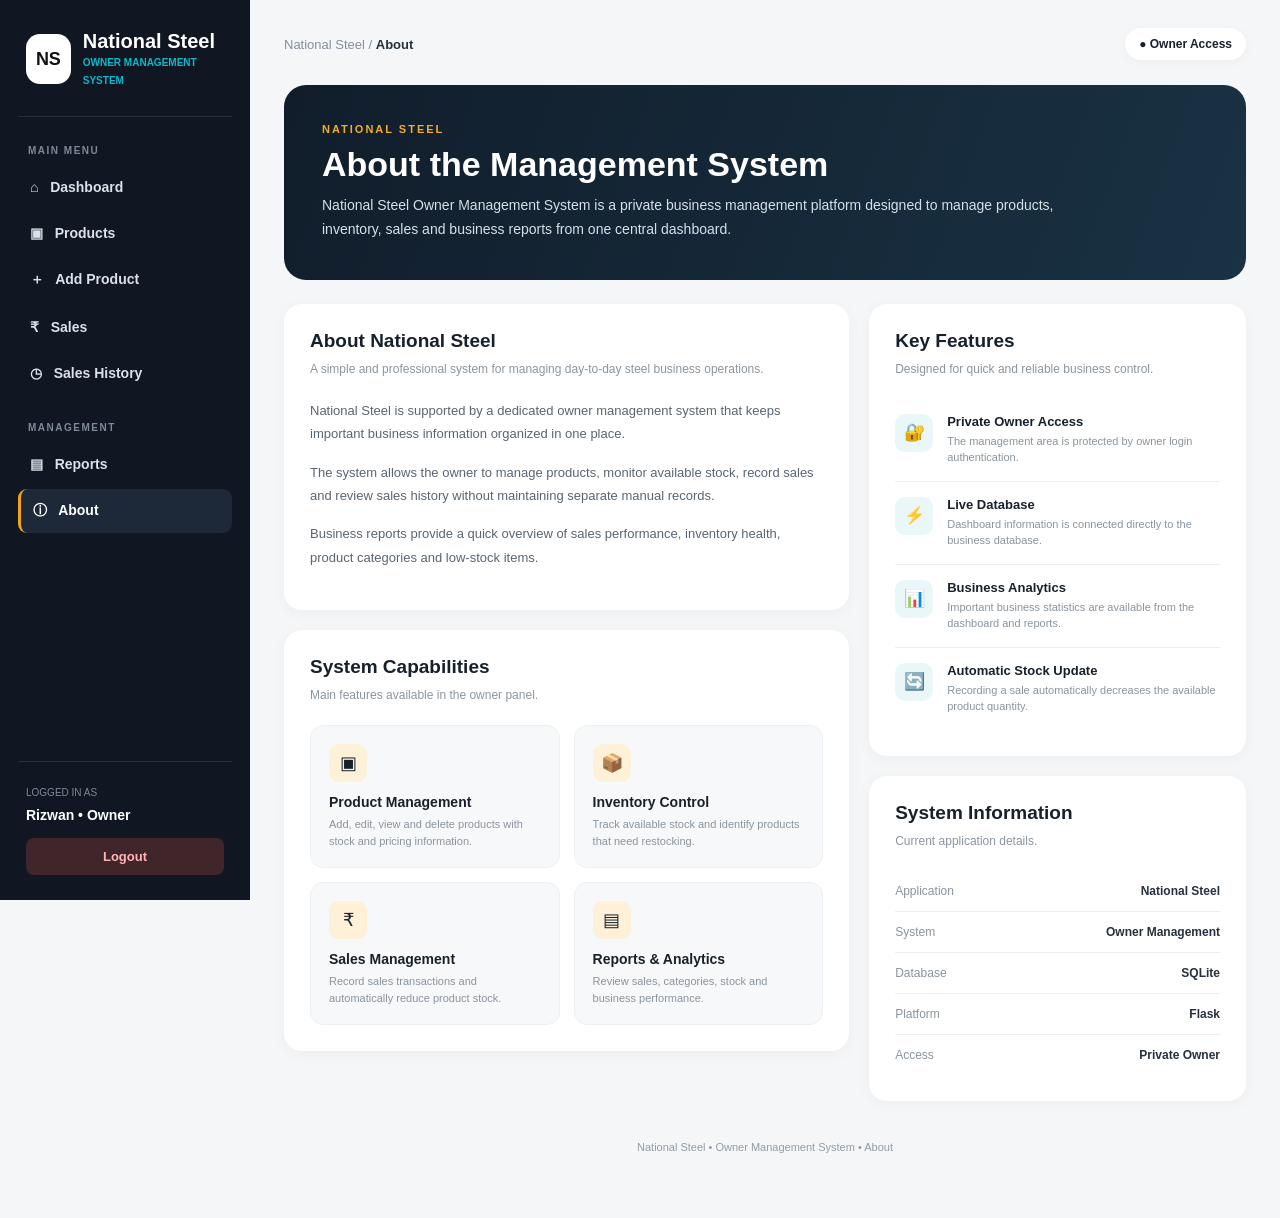
<file: about.html>
<!DOCTYPE html>
<html lang="en">
<head>

<meta charset="UTF-8">
<meta name="viewport" content="width=device-width, initial-scale=1.0">

<title>National Steel | About</title>

<style>

*{
    box-sizing:border-box;
    margin:0;
    padding:0;
}

body{
    font-family:Arial,Helvetica,sans-serif;
    background:#f4f6f8;
    color:#18212b;
}

.layout{
    display:flex;
    min-height:100vh;
}

/* =========================================================
   SIDEBAR
   ========================================================= */

.sidebar{
    width:250px;
    background:#101722;
    color:white;
    padding:25px 18px;
    position:fixed;
    top:0;
    bottom:0;
    left:0;
}

.logo{
    display:flex;
    align-items:center;
    gap:12px;
    padding:5px 8px 28px;
    border-bottom:1px solid #26303d;
}

.logo-box{
    width:50px;
    height:50px;
    border-radius:14px;
    background:#fff;
    display:flex;
    align-items:center;
    justify-content:center;
    color:#111;
    font-weight:900;
    font-size:18px;
}

.logo h2{
    font-size:20px;
    line-height:1.1;
}

.logo small{
    color:#0db8c9;
    font-size:10px;
    font-weight:bold;
}

.menu-title{
    color:#7e8997;
    font-size:10px;
    font-weight:bold;
    letter-spacing:1.5px;
    margin:28px 10px 10px;
}

.nav a{
    display:block;
    text-decoration:none;
    color:#dbe1e8;
    padding:13px 12px;
    border-radius:9px;
    margin:4px 0;
    font-size:14px;
    font-weight:600;
}

.nav a:hover,
.nav a.active{
    background:#1d2938;
    color:white;
    border-left:3px solid #f3a51a;
}

.owner{
    position:absolute;
    left:18px;
    right:18px;
    bottom:25px;
    border-top:1px solid #26303d;
    padding:20px 8px 0;
}

.owner small{
    color:#7e8997;
    font-size:10px;
}

.owner strong{
    display:block;
    margin-top:7px;
    font-size:14px;
}

.logout{
    display:block;
    margin-top:15px;
    text-align:center;
    padding:11px;
    border-radius:8px;
    background:#40252a;
    color:#ffb5b5;
    text-decoration:none;
    font-weight:bold;
    font-size:13px;
}

/* =========================================================
   MAIN
   ========================================================= */

.main{
    margin-left:250px;
    width:calc(100% - 250px);
    padding:28px 34px 45px;
}

.topbar{
    display:flex;
    justify-content:space-between;
    align-items:center;
    margin-bottom:25px;
}

.breadcrumb{
    font-size:13px;
    color:#84909d;
}

.breadcrumb b{
    color:#26313d;
}

.access{
    background:#fff;
    padding:9px 14px;
    border-radius:20px;
    font-size:12px;
    font-weight:bold;
    box-shadow:0 2px 10px #0000000b;
}

/* =========================================================
   HERO
   ========================================================= */

.hero{
    background:linear-gradient(110deg,#111d2b,#193244);
    border-radius:22px;
    padding:38px;
    color:white;
    margin-bottom:24px;
}

.hero .tag{
    color:#f3ad28;
    font-size:11px;
    letter-spacing:2px;
    font-weight:bold;
}

.hero h1{
    font-size:34px;
    margin:10px 0;
}

.hero p{
    color:#d6e0e7;
    max-width:760px;
    font-size:14px;
    line-height:1.7;
}

/* =========================================================
   CONTENT GRID
   ========================================================= */

.grid{
    display:grid;
    grid-template-columns:1.2fr .8fr;
    gap:20px;
}

.panel{
    background:#fff;
    border-radius:18px;
    padding:26px;
    box-shadow:0 3px 15px #0000000a;
    margin-bottom:20px;
}

.panel h2{
    font-size:19px;
    margin-bottom:8px;
}

.panel-desc{
    font-size:12px;
    color:#8b959f;
    line-height:1.6;
    margin-bottom:20px;
}

/* =========================================================
   ABOUT TEXT
   ========================================================= */

.about-text{
    font-size:13px;
    color:#596571;
    line-height:1.8;
}

.about-text p{
    margin-bottom:15px;
}

/* =========================================================
   INFO CARDS
   ========================================================= */

.info-grid{
    display:grid;
    grid-template-columns:repeat(2,1fr);
    gap:14px;
}

.info-card{
    background:#f7f8f9;
    border:1px solid #edf0f2;
    border-radius:13px;
    padding:18px;
}

.info-icon{
    width:38px;
    height:38px;
    border-radius:10px;
    background:#fff1d7;
    display:flex;
    align-items:center;
    justify-content:center;
    font-size:18px;
    margin-bottom:12px;
}

.info-card h3{
    font-size:14px;
    margin-bottom:6px;
}

.info-card p{
    font-size:11px;
    color:#8a949e;
    line-height:1.5;
}

/* =========================================================
   SYSTEM FEATURES
   ========================================================= */

.feature{
    display:flex;
    gap:14px;
    padding:15px 0;
    border-bottom:1px solid #edf0f2;
}

.feature:last-child{
    border-bottom:0;
}

.feature-icon{
    width:38px;
    height:38px;
    flex-shrink:0;
    border-radius:10px;
    background:#eaf7f9;
    display:flex;
    align-items:center;
    justify-content:center;
    font-size:17px;
}

.feature h3{
    font-size:13px;
    margin-bottom:4px;
}

.feature p{
    font-size:11px;
    color:#8a949e;
    line-height:1.5;
}

/* =========================================================
   SYSTEM DETAILS
   ========================================================= */

.detail{
    display:flex;
    justify-content:space-between;
    padding:13px 0;
    border-bottom:1px solid #edf0f2;
    font-size:12px;
}

.detail:last-child{
    border-bottom:0;
}

.detail span:first-child{
    color:#8a949e;
}

.detail strong{
    color:#26313d;
}

/* =========================================================
   FOOTER
   ========================================================= */

.footer{
    text-align:center;
    color:#929ca5;
    font-size:11px;
    padding:20px;
}

/* =========================================================
   RESPONSIVE
   ========================================================= */

@media(max-width:1000px){

    .grid{
        grid-template-columns:1fr;
    }

}

@media(max-width:700px){

    .sidebar{
        width:190px;
    }

    .main{
        margin-left:190px;
        width:calc(100% - 190px);
        padding:18px;
    }

    .hero{
        padding:25px;
    }

    .hero h1{
        font-size:27px;
    }

    .info-grid{
        grid-template-columns:1fr;
    }

}

</style>

</head>

<body>

<div class="layout">

<!-- =======================================================
     SIDEBAR
     ======================================================= -->

<aside class="sidebar">

    <div class="logo">

        <div class="logo-box">
            NS
        </div>

        <div>
            <h2>National Steel</h2>
            <small>OWNER MANAGEMENT SYSTEM</small>
        </div>

    </div>


    <div class="menu-title">
        MAIN MENU
    </div>

    <nav class="nav">

        <a href="/owner-dashboard">
            ⌂ &nbsp; Dashboard
        </a>

        <a href="/products">
            ▣ &nbsp; Products
        </a>

        <a href="/add-product">
            ＋ &nbsp; Add Product
        </a>

        <a href="/sales">
            ₹ &nbsp; Sales
        </a>

        <a href="/sales-history">
            ◷ &nbsp; Sales History
        </a>

    </nav>


    <div class="menu-title">
        MANAGEMENT
    </div>

    <nav class="nav">

        <a href="/reports">
            ▤ &nbsp; Reports
        </a>

        <a class="active" href="/about">
            ⓘ &nbsp; About
        </a>

    </nav>


    <div class="owner">

        <small>LOGGED IN AS</small>

        <strong>
            Rizwan • Owner
        </strong>

        <a class="logout" href="/owner-logout">
            Logout
        </a>

    </div>

</aside>


<!-- =======================================================
     MAIN CONTENT
     ======================================================= -->

<main class="main">


    <div class="topbar">

        <div class="breadcrumb">
            National Steel / <b>About</b>
        </div>

        <div class="access">
            ● Owner Access
        </div>

    </div>


    <!-- ===================================================
         HERO
         =================================================== -->

    <section class="hero">

        <div class="tag">
            NATIONAL STEEL
        </div>

        <h1>
            About the Management System
        </h1>

        <p>
            National Steel Owner Management System is a private
            business management platform designed to manage
            products, inventory, sales and business reports
            from one central dashboard.
        </p>

    </section>


    <!-- ===================================================
         MAIN GRID
         =================================================== -->

    <section class="grid">


        <!-- LEFT COLUMN -->

        <div>


            <div class="panel">

                <h2>
                    About National Steel
                </h2>

                <div class="panel-desc">
                    A simple and professional system for managing
                    day-to-day steel business operations.
                </div>

                <div class="about-text">

                    <p>
                        National Steel is supported by a dedicated
                        owner management system that keeps important
                        business information organized in one place.
                    </p>

                    <p>
                        The system allows the owner to manage products,
                        monitor available stock, record sales and review
                        sales history without maintaining separate
                        manual records.
                    </p>

                    <p>
                        Business reports provide a quick overview of
                        sales performance, inventory health, product
                        categories and low-stock items.
                    </p>

                </div>

            </div>


            <div class="panel">

                <h2>
                    System Capabilities
                </h2>

                <div class="panel-desc">
                    Main features available in the owner panel.
                </div>


                <div class="info-grid">


                    <div class="info-card">

                        <div class="info-icon">
                            ▣
                        </div>

                        <h3>
                            Product Management
                        </h3>

                        <p>
                            Add, edit, view and delete products
                            with stock and pricing information.
                        </p>

                    </div>


                    <div class="info-card">

                        <div class="info-icon">
                            📦
                        </div>

                        <h3>
                            Inventory Control
                        </h3>

                        <p>
                            Track available stock and identify
                            products that need restocking.
                        </p>

                    </div>


                    <div class="info-card">

                        <div class="info-icon">
                            ₹
                        </div>

                        <h3>
                            Sales Management
                        </h3>

                        <p>
                            Record sales transactions and automatically
                            reduce product stock.
                        </p>

                    </div>


                    <div class="info-card">

                        <div class="info-icon">
                            ▤
                        </div>

                        <h3>
                            Reports & Analytics
                        </h3>

                        <p>
                            Review sales, categories, stock and
                            business performance.
                        </p>

                    </div>


                </div>

            </div>


        </div>


        <!-- RIGHT COLUMN -->

        <div>


            <div class="panel">

                <h2>
                    Key Features
                </h2>

                <div class="panel-desc">
                    Designed for quick and reliable business control.
                </div>


                <div class="feature">

                    <div class="feature-icon">
                        🔐
                    </div>

                    <div>

                        <h3>
                            Private Owner Access
                        </h3>

                        <p>
                            The management area is protected by
                            owner login authentication.
                        </p>

                    </div>

                </div>


                <div class="feature">

                    <div class="feature-icon">
                        ⚡
                    </div>

                    <div>

                        <h3>
                            Live Database
                        </h3>

                        <p>
                            Dashboard information is connected
                            directly to the business database.
                        </p>

                    </div>

                </div>


                <div class="feature">

                    <div class="feature-icon">
                        📊
                    </div>

                    <div>

                        <h3>
                            Business Analytics
                        </h3>

                        <p>
                            Important business statistics are
                            available from the dashboard and reports.
                        </p>

                    </div>

                </div>


                <div class="feature">

                    <div class="feature-icon">
                        🔄
                    </div>

                    <div>

                        <h3>
                            Automatic Stock Update
                        </h3>

                        <p>
                            Recording a sale automatically decreases
                            the available product quantity.
                        </p>

                    </div>

                </div>

            </div>


            <div class="panel">

                <h2>
                    System Information
                </h2>

                <div class="panel-desc">
                    Current application details.
                </div>


                <div class="detail">

                    <span>
                        Application
                    </span>

                    <strong>
                        National Steel
                    </strong>

                </div>


                <div class="detail">

                    <span>
                        System
                    </span>

                    <strong>
                        Owner Management
                    </strong>

                </div>


                <div class="detail">

                    <span>
                        Database
                    </span>

                    <strong>
                        SQLite
                    </strong>

                </div>


                <div class="detail">

                    <span>
                        Platform
                    </span>

                    <strong>
                        Flask
                    </strong>

                </div>


                <div class="detail">

                    <span>
                        Access
                    </span>

                    <strong>
                        Private Owner
                    </strong>

                </div>

            </div>


        </div>


    </section>


    <div class="footer">
        National Steel • Owner Management System • About
    </div>


</main>

</div>

</body>
</html>
</file>
